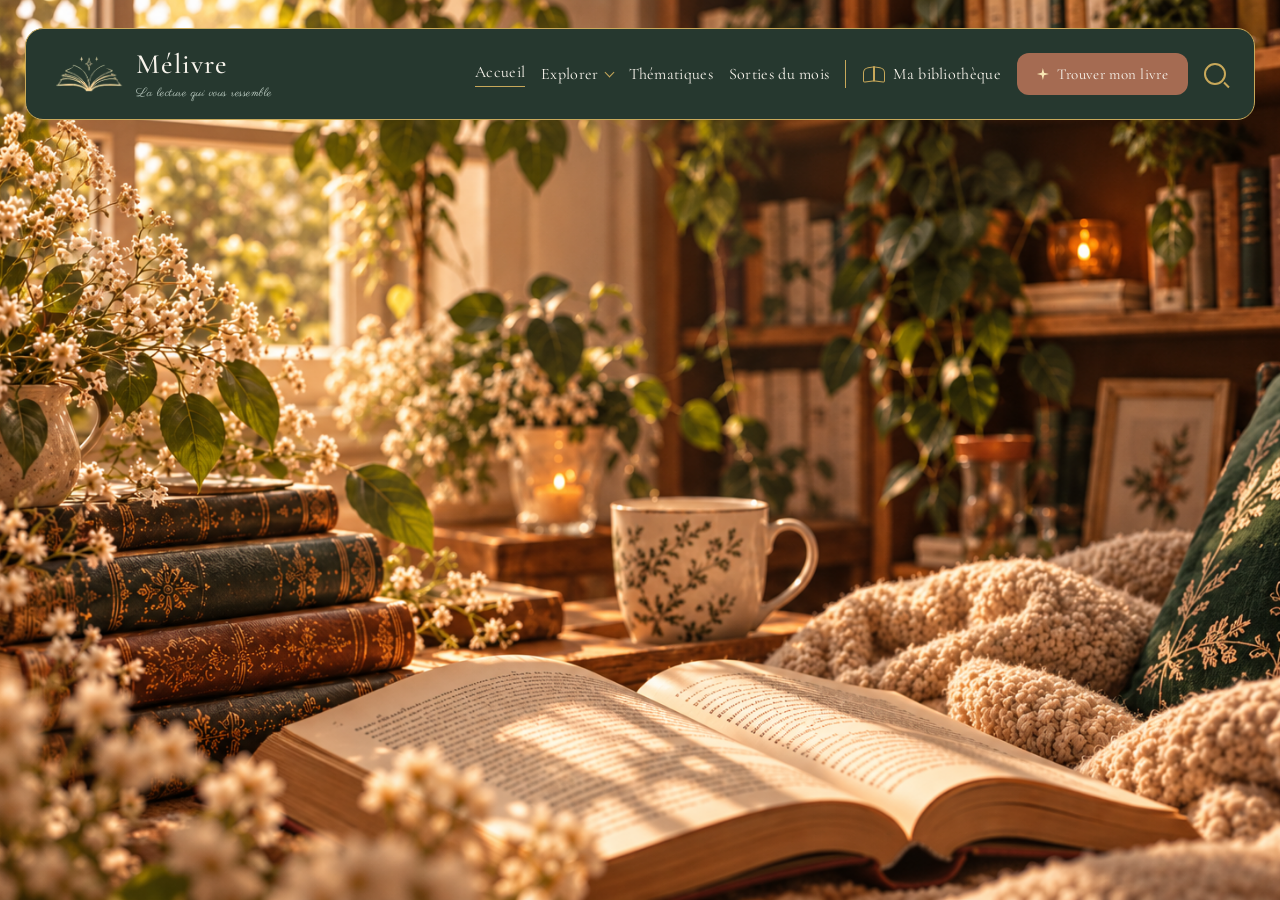
<file: index.html>
<!DOCTYPE html>
<html lang="fr">
<head>
  <meta charset="UTF-8">
  <meta name="viewport" content="width=device-width, initial-scale=1.0">
  <title>Mélivre</title>
  <link rel="stylesheet" href="style.css?v=3">
</head>
<body>
<header>
  <div class="brand">
    <div class="book-logo">
      <img src="melivre-livre-logo-net.png" alt="Logo Mélivre">
    </div>
    <div class="brand-text">
      <h1>Mélivre</h1>
      <p>La lecture qui vous ressemble</p>
    </div>
  </div>
<nav>
  <a href="#" class="active"><span class="home-icon"></span>Accueil</a>
  <a href="#" class="explore-toggle">Explorer</a>
  <div class="explore-submenu">
    <a href="#">Tous les livres</a>
    <a href="#">Par genre</a>
    <a href="#">Par ambiance</a>
    <a href="#">Par tropes</a>
    <a href="#">Par envie de lecture</a>
  </div>
  <a href="#">Thématiques</a>
  <a href="#">Sorties du mois</a>
  <a href="#"><span class="library-icon"></span>Ma bibliothèque</a>
  <a href="#" class="header-button">Trouver mon livre</a>
  <a href="#" class="search-link">Recherche</a>
</nav>
<div class="mobile-actions">
  <a href="#" class="search-link mobile-search" aria-label="Rechercher"></a>
  <button class="menu-toggle" aria-label="Ouvrir le menu"></button>
</div>
</header>
<script src="script.js"></script>
</body>
</html>
</file>
<file: style.css>
/* 1.BASE */
@import url('https://fonts.googleapis.com/css2?family=Parisienne&family=Cormorant+Garamond:wght@400;500;600&family=Lato:wght@400;700&display=swap');
body {
  margin: 0;
  background: url("melivre-fond-accueil.jpg") center center / cover fixed;
  color: #26382f;
  font-family: Lato, sans-serif;
}
/* 2.HEADER */
header {
  background: #26382f;
  color: #f8f4ec;
  margin: 28px 25px 0;
  padding: 18px 28px;
  border: 1px solid #c8a85a;
  border-radius: 18px;
  display: flex;
  align-items: center;
  justify-content: space-between;
}
/* 3.LOGO */
.brand {
  display: flex;
  align-items: center;
  gap: 10px;
  justify-content: flex-start;
  margin-bottom: 0;
}
.book-logo img {
  width: 72px;
  height: 50px;
  object-fit: contain;
  display: block;
}
.brand-text h1 {
  font-family: Cormorant Garamond, serif;
  font-size: 28px;
  font-weight: 500;
  letter-spacing: 1px;
  margin: 0;
}
.brand-text p {
  font-family: Parisienne, cursive;
  font-size: 12px;
  margin: 4px 0 0;
  color: #c8d8ce;
  letter-spacing: 0.5px;
}
/* NAVIGATION */
nav {
  display: flex;
  justify-content: flex-end;
  align-items: center;
  gap: 16px;
  margin-top: 0;
}
nav a {
  font-family: Cormorant Garamond, serif;
  color: #f8f4ec;
  text-decoration: none;
  font-size: 16px;
  letter-spacing: 0.3px;
  white-space: nowrap;
}
nav a.active {
  border-bottom: 1px solid #c8a85a;
  padding-bottom: 4px
}
nav > a:nth-of-type(2)::after {
  content: "";
  display: inline-block;
  width: 6px;
  height: 6px;
  border-right: 1px solid #c8a85a;
  border-bottom: 1px solid #c8a85a;
  transform: rotate(45deg);
  margin-left: 7px;
  margin-bottom: 3px;
}
nav > a:nth-of-type(5) {
  display: flex;
  align-items: center;
  position: relative;
  padding-left: 18px;
}
nav > a:nth-of-type(5)::before {
  content: "";
  position: absolute;
  left: 0;
  top: 50%;
  width: 1px;
  height: 28px;
  background: #c8a85a;
  transform: translateY(-50%);
}
.library-icon {
  width: 22px;
  height: 16px;
  display: inline-block;
  position: relative;
  margin-right: 8px;
}
.library-icon::before,
.library-icon::after {
  content: "";
  position: absolute;
  top: 1px;
  width: 10px;
  height: 13px;
  border: 1px solid #c8a85a;
}
.library-icon::before {
  left: 0;
  border-radius: 5px 0 0 2px;
  transform: skewY(-8deg);
}
.library-icon::after {
  right: 0;
  border-radius: 0 5px 2px 0;
  transform: skewY(8deg);
}
nav a:hover {
  color: #c8d8ce;
}
.header-button {
  background: #a56b52;
  color: #f8f4ec;
  padding: 12px 20px;
  border-radius: 12px;
  font-size: 15px;
  white-space: nowrap;
  display: flex;
  align-items: center;
  gap: 8px;
}
.header-button::before {
  content: "";
  width: 12px;
  height: 12px;
  background: #f8e6b3;
  clip-path: polygon(
    50% 0,
    60% 40%,
    100% 50%,
    60% 60%,
    50% 100%,
    40% 60%,
    0 50%,
    40% 40%
  );
}
.search-link {
  width: 18px;
  height: 18px;
  border: 2px solid #c8a85a;
  border-radius: 50%;
  position: relative;
  display: inline-block;
  font-size: 0;
  flex-shrink: 0;
}
.search-link::after {
  content: "";
  width: 7px;
  height: 2px;
  background: #c8a85a;
  position: absolute;
  right: -6px;
  bottom: -3px;
  transform: rotate(45deg);
}
.header-button:hover {
  background: #7f4f3d;
}
.explore-submenu {
  display: none;
  margin-left: 12px;
  padding-left: 14px;
  border-left: 1px solid #c8a85a;
  gap: 9px;
}
.explore-submenu.open {
  display: flex;
  flex-direction: column;
}
.explore-submenu a {
  font-size: 16px;
  color: #f8f4ec;
  position: relative;
}
.explore-submenu a::before {
  content: "";
  position: absolute;
  left: -14.5px;
  top: 50%;
  width: 5px;
  height: 5px;
  background: #c8a85a;
  border-radius: 50%;
  transform: translate(-50%, -50%);
}
/* RESPONSIVE HEADER */
.mobile-actions {
  display: none;
}
.menu-toggle {
  width: 28px;
  height: 22px;
  background: transparent;
  border: none;
  padding: 0;
  position: relative;
  cursor: pointer;
}
.menu-toggle::before {
  content: "";
  position: absolute;
  left: 0;
  top: 2px;
  width: 28px;
  height: 2px;
  background: #c8a85a;
  border-radius: 2px;
  box-shadow:
    0 9px 0 #c8a85a,
    0 18px 0 #c8a85a;
}
/* CONTENU */
main {
  max-width: 1100px;
  margin: 0 auto;
  padding: 0 25px;
}
section {
  padding: 70px 25px;
  margin: 30px 0;
}
section h2 {
  font-family: Cormorant Garamond, serif;
  font-size: 32px;
  font-weight: 500;
  color: #26382f;
  margin-bottom: 15px;
}
section p {
  font-family: Lato, sans-serif;
  font-size: 17px;
  line-height: 1.7;
  color: #52635f;
}
button {
  font-family: Lato, sans-serif;
  background: #a56b52;
  color: #f8f4ec;
  border: none;
  padding: 14px 28px;
  border-radius: 30px;
  font-size: 15px;
  cursor: pointer;
}
button:hover {
  background: #7f4f3d;
  transform: translateY(-2px);
}
/* TABLETTE ET MOBILE */
@media (max-width: 1100px) {
  header {
    margin: 18px 16px 0;
    padding: 14px 18px;
  }
  header nav {
    display: none;
  }
  body.menu-open header nav {
    display: flex;
    position: fixed;
    top: 0;
    left: 0;
    width: 70%;
    height: 100%;
    background: #26382f;
    flex-direction: column;
    align-items: flex-start;
    justify-content: flex-start;
    padding: 110px 35px 40px;
    gap: 28px;
    z-index: 1000;
  }
  body.menu-open header nav .search-link {
    display: none;
  }
  .mobile-actions {
    display: flex;
    align-items: center;
    gap: 18px;
    margin-left: auto;
  }
  body.menu-open .home-icon {
    width: 16px;
    height: 12px;
    display: inline-block;
    position: relative;
    margin-right: 12px;
    border-left: 1px solid #c8a85a;
    border-right: 1px solid #c8a85a;
    border-bottom: 1px solid #c8a85a;
  }
  body.menu-open .home-icon::before {
    content: "";
    position: absolute;
    width: 11px;
    height: 11px;
    left: 2px;
    top: -6px;
    border-left: 1px solid #c8a85a;
    border-top: 1px solid #c8a85a;
    transform: rotate(45deg);
  }
  body.menu-open .home-icon::after {
    content: "";
    position: absolute;
    width: 4px;
    height: 7px;
    left: 5px;
    bottom: 0;
    border-left: 1px solid #c8a85a;
    border-right: 1px solid #c8a85a;
    border-top: 1px solid #c8a85a;
  }
  body.menu-open header nav > a {
    font-size: 18px;
  }
}
/* TELEPHONE PAYSAGE */
@media (max-height: 500px) and (orientation: landscape) {
  header {
    margin: 10px 14px 0;
    padding: 8px 14px;
    border-radius: 14px;
  }
  .book-logo img {
    width: 54px;
    height: 38px;
  }
  .brand {
    gap: 8px;
  }
  .brand-text h1 {
    font-size: 24px;
  }
  .brand-text p {
    font-size: 10px;
    margin-top: 2px;
  }
}
/* MENU OUVERT TELEPHONE */
@media (max-width: 600px) {
  body.menu-open header nav {
    width: 100%;
    box-sizing: border-box;
  }
}
/* HAUT DU MENU TELEPHONE */
@media (max-width: 1100px) {
  body.menu-open .brand {
    position: fixed;
    top: 28px;
    left: 28px;
    z-index: 1001;
  }
  body.menu-open .mobile-actions {
    position: fixed;
    top: 32px;
    right: 28px;
    z-index: 1001;
  }
  body.menu-open .mobile-search {
    display: none;
  }
}
body.menu-open .menu-toggle::before {
  top: 10px;
  box-shadow: none;
  transform: rotate(45deg);
}
body.menu-open .menu-toggle::after {
  content: "";
  position: absolute;
  left: 0;
  top: 10px;
  width: 28px;
  height: 2px;
  background: #c8a85a;
  border-radius: 2px;
  transform: rotate(-45deg);
}
.menu-toggle:hover {
  background: transparent;
  transform: none;
}
</file>
